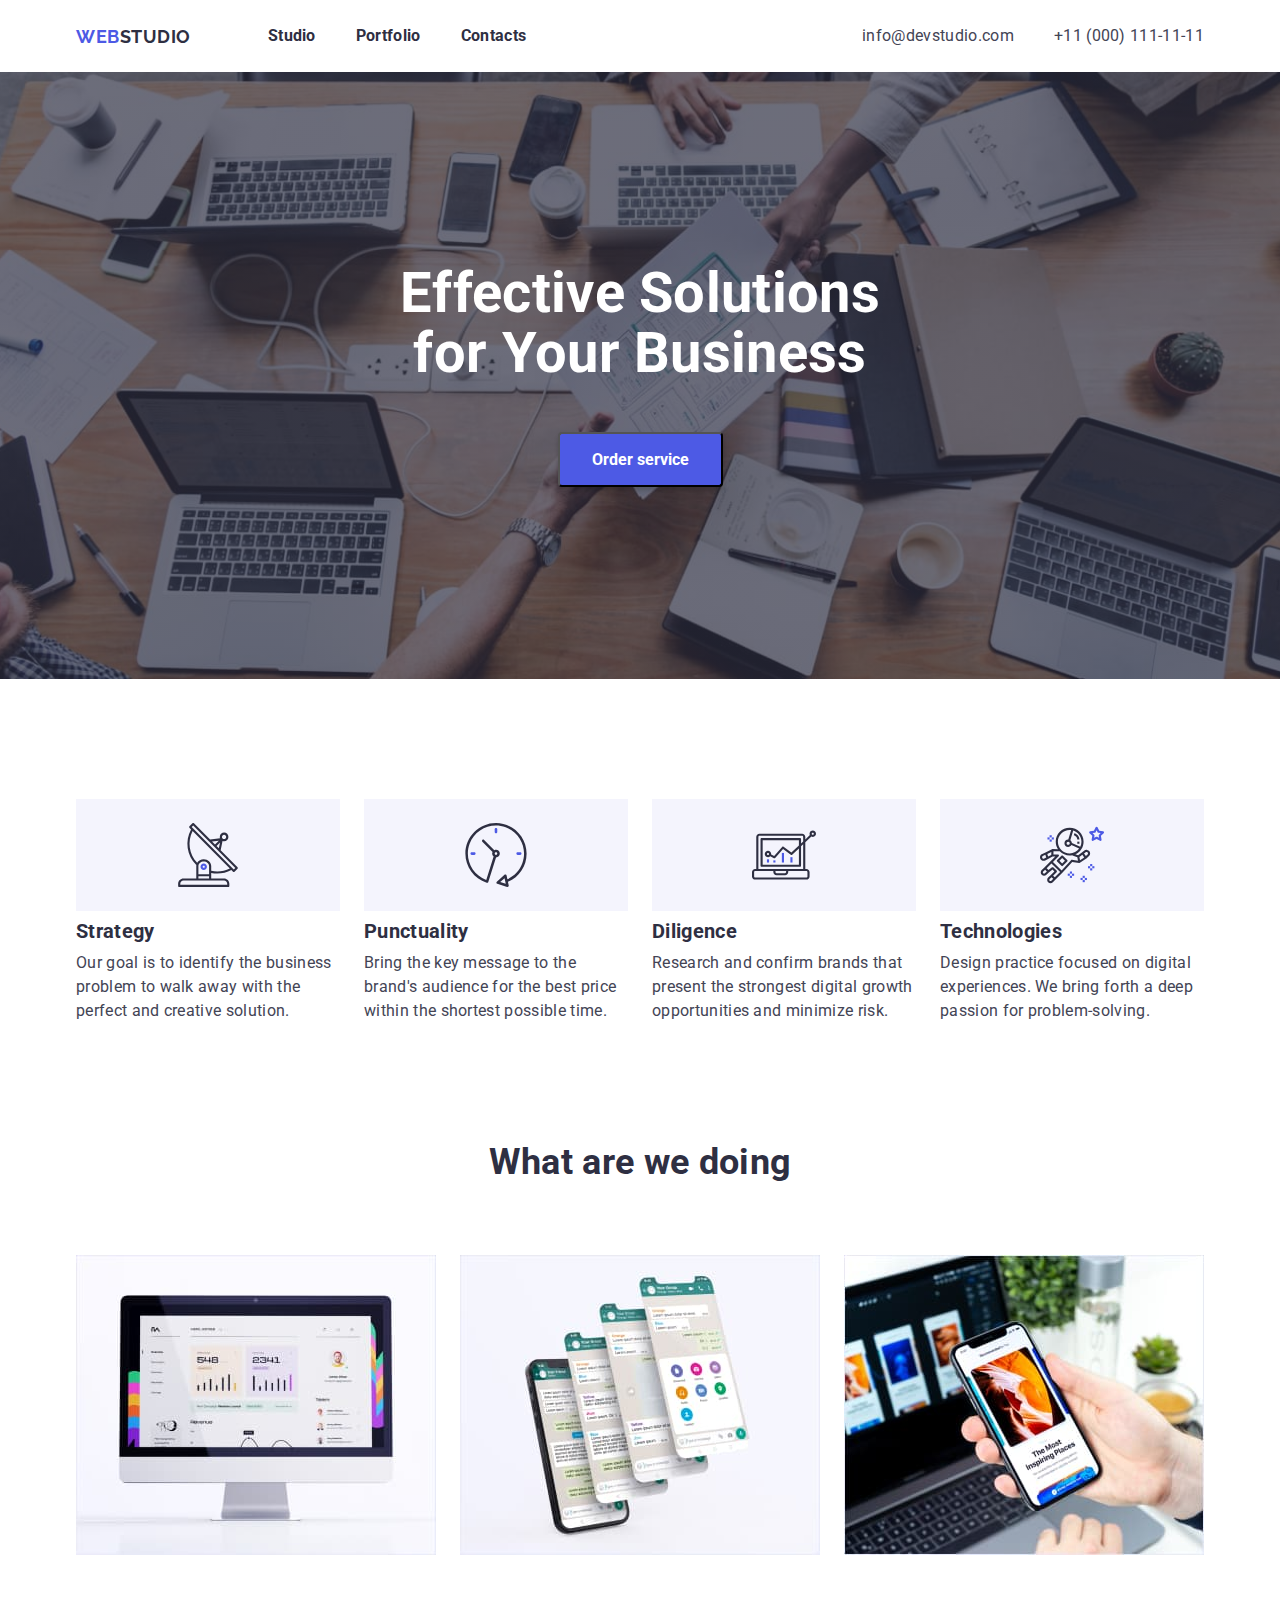
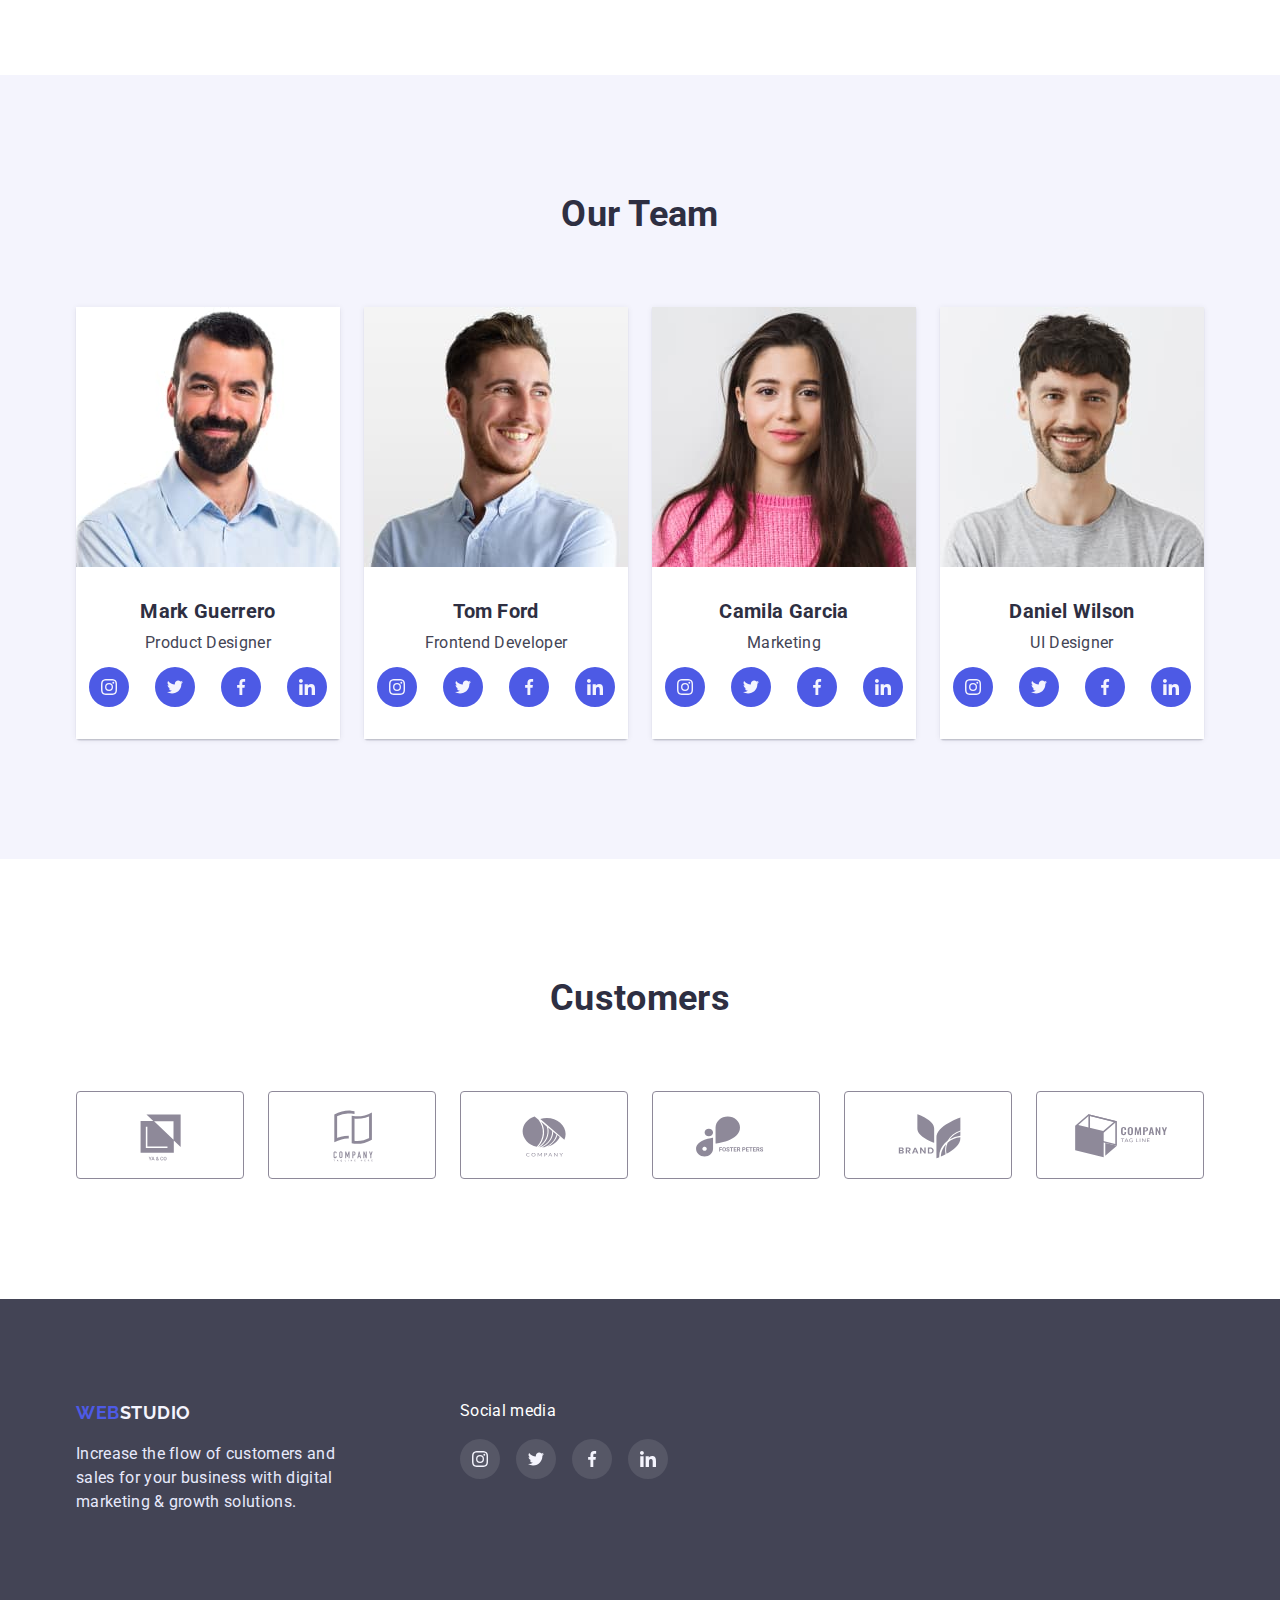
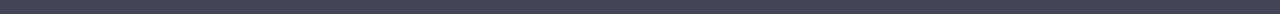
<file: index.html>
<!DOCTYPE html>
<html lang="en">
<head>
  <meta charset="UTF-8">
  <meta http-equiv="X-UA-Compatible" content="IE=edge">
  <meta name="viewport" content="width=device-width, initial-scale=1.0">
  <title>Document</title>
  <link rel="preconnect" href="https://fonts.googleapis.com">
  <link rel="preconnect" href="https://fonts.gstatic.com" crossorigin>
  <link href="https://fonts.googleapis.com/css2?family=Raleway:wght@700&family=Roboto:wght@400;500;700;900&display=swap" rel="stylesheet">
  <link rel="stylesheet" href="./css/modern-normalize.css">
  <link rel="stylesheet" href="./css/styles.css">
</head>
<body>
  <header>
    <div class="container">
      <nav class="main-nav">
        <a href="./index.html" class="logo">web<span class="header">studio</span></a>
        <ul class="site-nav list">
          <li class="item"><a href="./index.html" class="link">Studio</a></li>
          <li class="item"><a href="./portfolio.html" class="link">Portfolio</a></li>
          <li class="item"><a href="" class="link">Contacts</a></li>
        </ul>
        <ul class="contacts list"> 
          <li class="item"><a href="mailto:info@devstudio.com" class="mailto">info@devstudio.com</a></li>
          <li class="item"><a href="tel:+110001111111" class="tel">+11 (000) 111-11-11</a></li>
        </ul>
      </nav>  
    </div>
  </header>
  <main>
    <section class="hero">
        <h1 class="hero-title">Effective Solutions for Your Business</h1>
        <button type="button" class="button">Order service</button>  
    </section>
    <section class="section">
      <div class="container">
        <h2 class="visually-hidden">Studio</h2>
        <ul class="feature-list list">
          <li class="item icon-antenna">
            <h3 class="title">Strategy</h3>
            <p>Our goal is to identify the business
              problem to walk away with the perfect and creative solution. 
            </p>
          </li>
          <li class="item">
            <h3 class="title">Punctuality</h3>
            <p>Bring the key message to the brand's audience for the best price within the shortest possible time.</p>
          </li>
          <li class="item">
            <h3 class="title">Diligence</h3>
            <p>Research and confirm brands that present the strongest digital growth opportunities and minimize risk.</p>
          </li>
          <li class="item">
            <h3 class="title">Technologies</h3>
            <p>Design practice focused on digital experiences. We bring forth a deep passion for problem-solving.</p>
          </li>
        </ul>
      </div>
    </section>
    <section class="section work">
      <div class="container">
        <h2 class="section-title">What are we doing</h2>
        <ul class="work-list list">
          <li class="item"><img src="./images/monitor.jpg" alt="monitor" width="360"></li>
          <li class="item"><img src="./images/smartphones.jpg" alt="smartphones" width="360"></li>
          <li class="item"><img src="./images/smartphoneinhand.jpg" alt="smartphoneinhand" width="360"></li>
        </ul>
      </div>
    </section>
    <section class="section team">
      <div class="container">
        <h2 class="section-title">Our Team</h2>
        <ul class="team-list list">
          <li class="item">
            <img src="./images/mark.jpg" alt="Mark Guerrero" width="264">
            <div class="team-list-content">
              <h3 class="title">Mark Guerrero</h3>
              <p>Product Designer</p>
              <ul class="social-list list">
                <li class="item">
                  <a href="./index.html" class="link">
                    <svg class="social-list-icon">
                      <use href="./images/icons.svg#icon-instagram"></use>
                    </svg>
                  </a>
                </li>
                <li class="item">
                  <a href="./index.html" class="link">
                    <svg class="social-list-icon">
                      <use href="./images/icons.svg#icon-twitter"></use>
                    </svg>
                  </a>
                </li>
                <li class="item">
                  <a href="./index.html" class="link">
                    <svg class="social-list-icon">
                      <use href="./images/icons.svg#icon-facebook"></use>
                    </svg>
                  </a>
                </li>
                <li class="item">
                  <a href="./index.html" class="link">
                    <svg class="social-list-icon">
                      <use href="./images/icons.svg#icon-linkedin"></use>
                    </svg>
                  </a>
                </li>      
              </ul>
            </div>
          </li>
          <li class="item">
            <img src="./images/tom.jpg" alt="Tom Ford" width="264">
            <div class="team-list-content">
              <h3 class="title">Tom Ford</h3>
              <p>Frontend Developer</p>
              <ul class="social-list list">
                <li class="item">
                  <a href="./index.html" class="link">
                    <svg class="social-list-icon">
                      <use href="./images/icons.svg#icon-instagram"></use>
                    </svg>
                  </a>
                </li>
                <li class="item">
                  <a href="./index.html" class="link">
                    <svg class="social-list-icon">
                      <use href="./images/icons.svg#icon-twitter"></use>
                    </svg>
                  </a>
                </li>
                <li class="item">
                  <a href="./index.html" class="link">
                    <svg class="social-list-icon">
                      <use href="./images/icons.svg#icon-facebook"></use>
                    </svg>
                  </a>
                </li>
                <li class="item">
                  <a href="./index.html" class="link">
                    <svg class="social-list-icon">
                      <use href="./images/icons.svg#icon-linkedin"></use>
                    </svg>
                  </a>
                </li>      
              </ul>
            </div>
          </li>
          <li class="item">
            <img src="./images/camila.jpg" alt="Camila Garcia" width="264">
            <div class="team-list-content">
              <h3 class="title">Camila Garcia</h3>
              <p>Marketing</p>
              <ul class="social-list list">
                <li class="item">
                  <a href="./index.html" class="link">
                    <svg class="social-list-icon">
                      <use href="./images/icons.svg#icon-instagram"></use>
                    </svg>
                  </a>
                </li>
                <li class="item">
                  <a href="./index.html" class="link">
                    <svg class="social-list-icon">
                      <use href="./images/icons.svg#icon-twitter"></use>
                    </svg>
                  </a>
                </li>
                <li class="item">
                  <a href="./index.html" class="link">
                    <svg class="social-list-icon">
                      <use href="./images/icons.svg#icon-facebook"></use>
                    </svg>
                  </a>
                </li>
                <li class="item">
                  <a href="./index.html" class="link">
                    <svg class="social-list-icon">
                      <use href="./images/icons.svg#icon-linkedin"></use>
                    </svg>
                  </a>
                </li>      
              </ul>
            </div>  
          </li>
          <li class="item">
            <img src="./images/daniel.jpg" alt="Daniel Wilson" width="264">
            <div class="team-list-content">
              <h3 class="title">Daniel Wilson</h3>
              <p>UI Designer</p>
              <ul class="social-list list">
                <li class="item">
                  <a href="./index.html" class="link">
                    <svg class="social-list-icon">
                      <use href="./images/icons.svg#icon-instagram"></use>
                    </svg>
                  </a>
                </li>
                <li class="item">
                  <a href="./index.html" class="link">
                    <svg class="social-list-icon">
                      <use href="./images/icons.svg#icon-twitter"></use>
                    </svg>
                  </a>
                </li>
                <li class="item">
                  <a href="./index.html" class="link">
                    <svg class="social-list-icon">
                      <use href="./images/icons.svg#icon-facebook"></use>
                    </svg>
                  </a>
                </li>
                <li class="item">
                  <a href="./index.html" class="link">
                    <svg class="social-list-icon">
                      <use href="./images/icons.svg#icon-linkedin"></use>
                    </svg>
                  </a>
                </li>      
              </ul>
            </div>  
          </li>
        </ul>
      </div>
    </section>
    <section class="section customers">
      <div class="container">
        <h2 class="section-title">Customers</h2>
        <ul class="customers-list list">
          <li class="item">
            <a href="./index.html" class="link">
              <svg class="customers-list-icon">
                <use href="./images/icons.svg#icon-client1"></use>
              </svg>
            </a>
          </li>
          <li class="item">
            <a href="./index.html" class="link">
              <svg class="customers-list-icon">
                <use href="./images/icons.svg#icon-client2"></use>
              </svg>
            </a>
          </li>
          <li class="item">
            <a href="./index.html" class="link">
              <svg class="customers-list-icon">
                <use href="./images/icons.svg#icon-client3"></use>
              </svg>
            </a>
          </li>
          <li class="item">
            <a href="./index.html" class="link">
              <svg class="customers-list-icon">
                <use href="./images/icons.svg#icon-client4"></use>
              </svg>
            </a>
          </li>
          <li class="item">
            <a href="./index.html" class="link">
              <svg class="customers-list-icon">
                <use href="./images/icons.svg#icon-client5"></use>
              </svg>
            </a>
          </li>
          <li class="item">
            <a href="./index.html" class="link">
              <svg class="customers-list-icon">
                <use href="./images/icons.svg#icon-client6"></use>
              </svg>
            </a>
          </li>  
        </ul>
      </div>
    </section>
  </main>
  <footer class="footer-main">
    <div class="container">
      <ul class="footer-list list">
        <li class="item">
          <a href="./index.html" class="logo">web<span class="footer">studio</span></a>
          <p class="footer-list-text">Increase the flow of customers and sales for your business with digital marketing & growth solutions.</p>
        </li>
        <li class="item">
          <p class="footer-social-content">Social media</p>
          <ul class="footer-social-list list">
            <li class="item">
              <a href="./index.html" class="link">
                <svg class="footer-social-list-icon">
                  <use href="./images/icons.svg#icon-instagram"></use>
                </svg>
              </a>
            </li>
            <li class="item">
              <a href="./index.html" class="link">
                <svg class="footer-social-list-icon">
                  <use href="./images/icons.svg#icon-twitter"></use>
                </svg>
              </a>
            </li>
            <li class="item">
              <a href="./index.html" class="link">
                <svg class="footer-social-list-icon">
                  <use href="./images/icons.svg#icon-facebook"></use>
                </svg>
              </a>
            </li>
            <li class="item">
              <a href="./index.html" class="link">
                <svg class="footer-social-list-icon">
                  <use href="./images/icons.svg#icon-linkedin"></use>
                </svg>
              </a>
            </li>      
          </ul>
        </li>
      </ul>
    </div>
  </footer>
</body>
</html>
</file>
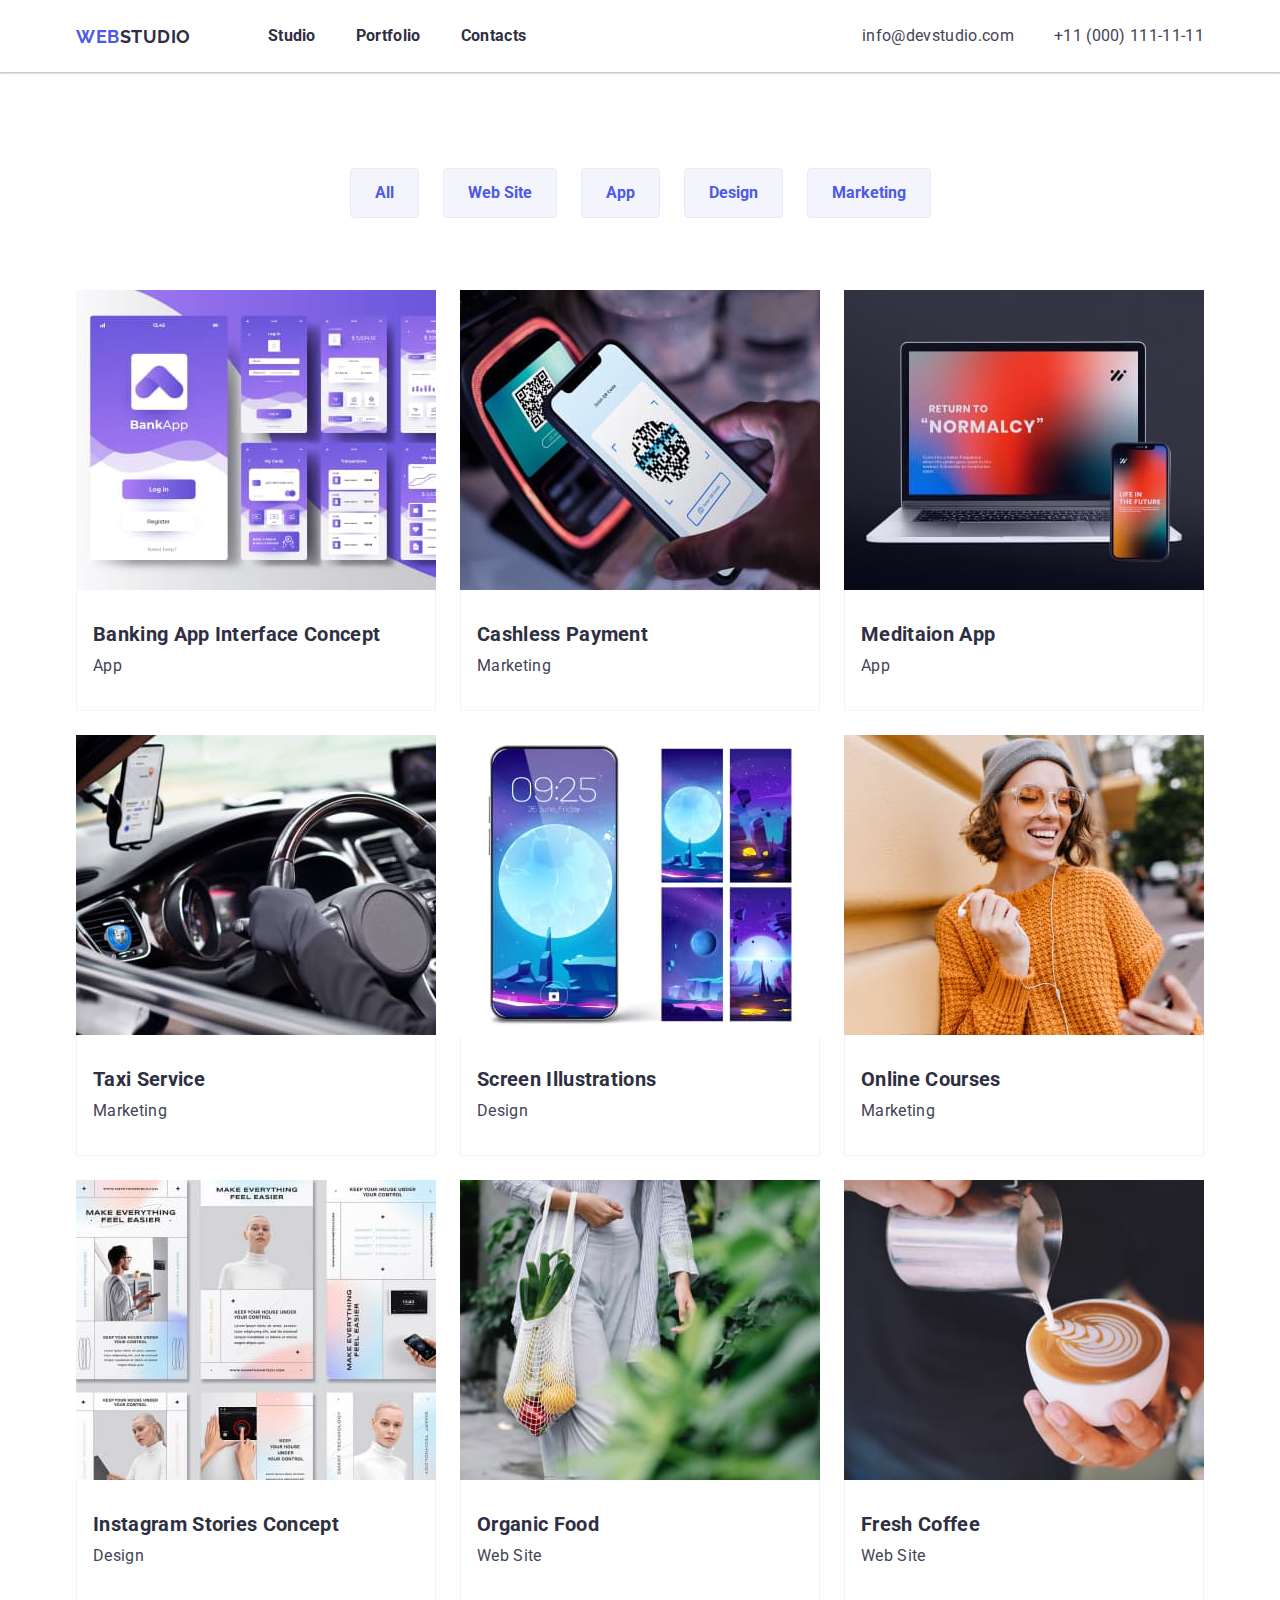
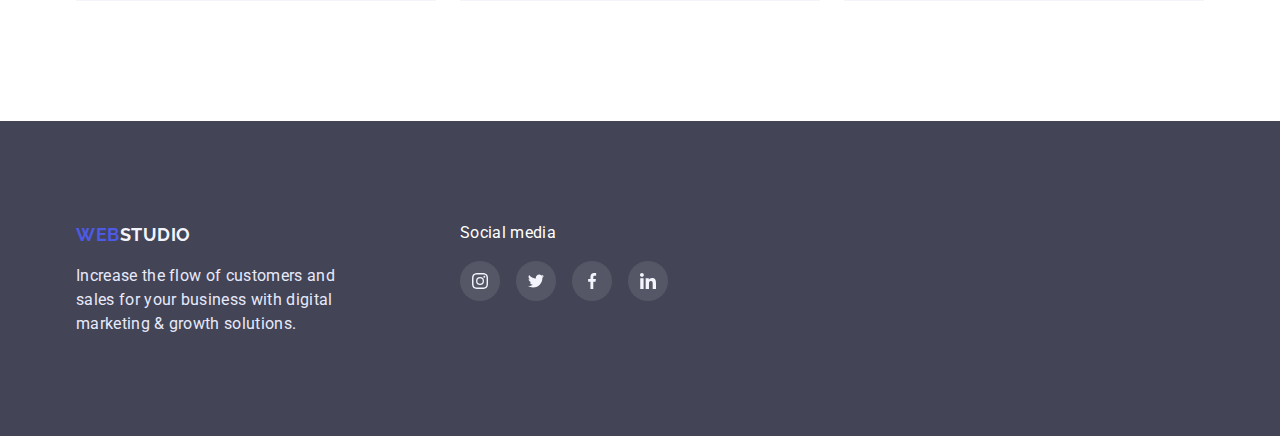
<file: portfolio.html>
<!DOCTYPE html>
<html lang="en">
<head>
  <meta charset="UTF-8">
  <meta http-equiv="X-UA-Compatible" content="IE=edge">
  <meta name="viewport" content="width=device-width, initial-scale=1.0">
  <title>Document</title>
  <link rel="preconnect" href="https://fonts.googleapis.com">
  <link rel="preconnect" href="https://fonts.gstatic.com" crossorigin>
  <link href="https://fonts.googleapis.com/css2?family=Raleway:wght@700&family=Roboto:wght@400;500;700;900&display=swap" rel="stylesheet">
  <link rel="stylesheet" href="./css/modern-normalize.css">
  <link rel="stylesheet" href="./css/styles.css">
</head>
<body>
  <header>
    <div class="container">
      <nav class="main-nav">
        <a href="./index.html" class="logo">web<span class="header">studio</span></a>
        <ul class="site-nav list">
          <li class="item"><a href="./index.html" class="link">Studio</a></li>
          <li class="item"><a href="./portfolio.html" class="link">Portfolio</a></li>
          <li class="item"><a href="" class="link">Contacts</a></li>
        </ul>
        <ul class="contacts list"> 
          <li class="item"><a href="mailto:info@devstudio.com" class="mailto">info@devstudio.com</a></li>
          <li class="item"><a href="tel:+110001111111" class="tel">+11 (000) 111-11-11</a></li>
        </ul>
      </nav>  
    </div>
  </header>
  <main>
    <section class="section portfolio">
      <div class="container">
        <h1 class="visually-hidden"></h1>
        <ul class="portfolio-nav list">
          <li class="item"><button type="button" class="button-portfolio">All</button></li>
          <li class="item"><button type="button" class="button-portfolio">Web Site</button></li>
          <li class="item"><button type="button" class="button-portfolio">App</button></li>
          <li class="item"><button type="button" class="button-portfolio">Design</button></li>
          <li class="item"><button type="button" class="button-portfolio">Marketing</button></li>
        </ul>
        <ul class="portfolio-list list">
          <li class="item-portfolio">
            <img src="./images/bankingappinterfaceconcept.jpg" alt="Banking App Interface Concept" width="360">
            <div class="portfolio-list-content">
              <h2 class="title">Banking App Interface Concept</h2>
              <p>App</p>
            </div>
          </li>
          <li class="item-portfolio">
            <img src="./images/cashlesspayment.jpg" alt="Cashless Payment" width="360">
            <div class="portfolio-list-content">
              <h2 class="title">Cashless Payment</h2>
              <p>Marketing</p>
            </div>  
          </li>
          <li class="item-portfolio">
            <img src="./images/meditationapp.jpg" alt="Meditaion App" width="360">
            <div class="portfolio-list-content">
              <h2 class="title">Meditaion App</h2>
              <p>App</p>
            </div>  
          </li>
          <li class="item-portfolio">
            <img src="./images/taxiservice.jpg" alt="Taxi Service" width="360">
            <div class="portfolio-list-content">
              <h2 class="title">Taxi Service</h2>
              <p>Marketing</p>
            </div>
          </li>
          <li class="item-portfolio">
            <img src="./images/screenillustrations.jpg" alt="Screen Illustrations" width="360">
            <div class="portfolio-list-content">
              <h2 class="title">Screen Illustrations</h2>
              <p>Design</p>
            </div>
          </li>
          <li class="item-portfolio">
            <img src="./images/onlinecourses.jpg" alt="Online Courses" width="360">
            <div class="portfolio-list-content">
              <h2 class="title">Online Courses</h2>
              <p>Marketing</p>
            </div>  
          </li>
          <li class="item-portfolio">
            <img src="./images/instagramstoriesconcept.jpg" alt="Instagram Stories Concept" width="360">
            <div class="portfolio-list-content">
              <h2 class="title">Instagram Stories Concept</h2>
              <p>Design</p>
            </div>  
          </li>
          <li class="item-portfolio">
            <img src="./images/organicfood.jpg" alt="Organic Food" width="360">
            <div class="portfolio-list-content">
              <h2 class="title">Organic Food</h2>
              <p>Web Site</p>
            </div>  
          </li>
          <li class="item-portfolio">
            <img src="./images/freshcoffee.jpg" alt="Fresh Coffee" width="360">
            <div class="portfolio-list-content">
              <h2 class="title">Fresh Coffee</h2>
              <p>Web Site</p>
            </div>
          </li>
        </ul>
      </div>
    </section>
  </main>
  <footer class="footer-main">
    <div class="container">
      <ul class="footer-list list">
        <li class="item">
          <a href="./index.html" class="logo">web<span class="footer">studio</span></a>
          <p class="footer-list-text">Increase the flow of customers and sales for your business with digital marketing & growth solutions.</p>
        </li>
        <li class="item">
          <p class="footer-social-content">Social media</p>
          <ul class="footer-social-list list">
            <li class="item">
              <a href="./index.html" class="link">
                <svg class="footer-social-list-icon">
                  <use href="./images/icons.svg#icon-instagram"></use>
                </svg>
              </a>
            </li>
            <li class="item">
              <a href="./index.html" class="link">
                <svg class="footer-social-list-icon">
                  <use href="./images/icons.svg#icon-twitter"></use>
                </svg>
              </a>
            </li>
            <li class="item">
              <a href="./index.html" class="link">
                <svg class="footer-social-list-icon">
                  <use href="./images/icons.svg#icon-facebook"></use>
                </svg>
              </a>
            </li>
            <li class="item">
              <a href="./index.html" class="link">
                <svg class="footer-social-list-icon">
                  <use href="./images/icons.svg#icon-linkedin"></use>
                </svg>
              </a>
            </li>      
          </ul>
        </li>
      </ul>
    </div>
  </footer>
</body>
</html>
</file>
<file: css/styles.css>
:root {
  --primary-text-color : #434455;
  --title-text-color: #2E2F42;
  --accent-color: #4D5AE5;
  --primary-white-color: #FFFFFF;
  --logo-footer-color: #F4F4FD;
  --bg-color: #E5E5E5;
  --button-bg-accent-color: #404BBF;
  --button-portfolio-bg-color: #E7E9FC;
  --card-gap: 24px;
  --social-bg : #4d5ae5; 
  --social-bg-accent: #31B0AA;
  --light-slate : #8E8999;
  --social-bg-footer: rgba(255, 255, 255, 0.1);
  
}

body {
  color: var(--primary-text-color);
  background-color: var(--primary-white-color);
  font-family: 'Roboto', sans-serif;
  letter-spacing: 0.02em;
  font-size: 16px;
  line-height: 1.5;
}

header {
  box-shadow: 0px 2px 1px rgba(46, 47, 66, 0.08), 0px 1px 1px rgba(46, 47, 66, 0.16), 0px 1px 6px rgba(46, 47, 66, 0.08);
}

h1,h2,h3,p,ul {
  margin-top: 0;
  margin-bottom: 0;
}

img {
  display: block;
}

.list { 
  padding: 0;
  margin: 0;
  list-style: none;
}

.container {
  width: 1158px;
  margin-left: auto;
  margin-right: auto;
  padding-left: 15px;
  padding-right: 15px;
}

.main-nav {
  display: flex;
  align-items: center;
}

.logo {
  color: var(--accent-color);
  font-family: 'Raleway', san-serif;
  font-weight: 700;
  font-size: 18px;
  line-height: 1.5;
  letter-spacing: 0.03em;
  text-transform: uppercase;
  text-decoration: none;
}

.logo .header {
  color: var(--title-text-color);
}

.logo .footer {
  color: var(--logo-footer-color);
}

.site-nav {
  display: flex;
  margin-left: 77px;
}

.contacts {
  display: flex;
  margin-left: auto;
}

.site-nav .item + .item,
.contacts .item + .item {
  margin-left: 40px;
}

.site-nav .link {
  display: block;
  padding-top: 24px;
  padding-bottom: 24px;
  color: var(--title-text-color);
  font-weight: 700;
  font-size: 16px;
  line-height: 1.5;
  text-decoration: none;
}

.mailto, 
.tel {
  display: block;
  padding-top: 24px;
  padding-bottom: 24px;
  color: inherit;
  font-weight: 400;
  font-size: 16px;
  line-height: 1.5;
  text-decoration: none;
}

.site-nav .link:hover,
.site-nav .link:focus,
.mailto:hover,
.mailto:focus,
.tel:hover,
.tel:focus {
  color: var(--accent-color);
}

.hero {
  background-color: var(--title-text-color);
  max-width: 1440px;
  min-height: 603px;
  margin: 0 auto;
  padding-top: 192px;
  padding-bottom: 192px;
  text-align: center;
  background-image: 
    linear-gradient(to right, rgba(46,47,66,0.7), rgba(46,47,66,0.7)),
    url("../images/people-office.jpg");
  background-repeat: no-repeat;
  background-position: center;
  background-size: cover;
}

.hero-title {
  color: var(--primary-white-color);
  font-weight: 700;
  font-size: 56px;
  line-height: 1.07;
  margin: 0 auto 48px;
  width: 492px;
}

.button {
  color: var(--primary-white-color);
  background-color: var(--accent-color);
  font-weight: 700;
  font-size: 16px;
  line-height: 1.2;
  padding: 16px 32px;
  box-shadow: 0px 4px 4px rgba(0, 0, 0, 0.15);
  border-radius: 4px;
}

.button:hover,
.button:focus {
  color: var(--primary-white-color);
  background-color: var(--button-bg-accent-color);
  box-shadow: 0px 4px 4px rgba(0, 0, 0, 0.51);
  cursor: pointer;
}

.section-title {
  color: var(--title-text-color);
  font-weight: 700;
  font-size: 36px;
  line-height: 1.11;
  text-align: center;
  margin-bottom: 72px;
}

.section {
  padding-top: 120px;
  padding-bottom: 120px;
} 

.visually-hidden {
  position: absolute;
  width: 1px;
  height: 1px;
  margin: -1px;
  border: 0;
  padding: 0;
  white-space: nowrap;
  clip-path: inset(100%);
  clip: rect(0 0 0 0);
  overflow: hidden;
}

.feature-list .title,
.team-list .title,
.portfolio-list .title {
  color: var(--title-text-color);
  font-weight: 700;
  font-size: 20px;
  line-height: 1.2;
  margin-bottom: 8px;
}

.feature-list {
  display: flex;
  margin-left: calc(-1 * var(--card-gap));
}

.feature-list > .item {
	flex-basis: calc(100% / 4 - var(--card-gap));
	margin-left: var(--card-gap);
}

.feature-list > .item::before {
  display: block;
  content: '';
  height: 112px;
  margin-bottom: 8px;
  background-color: var(--logo-footer-color);
  background-repeat: no-repeat;
  background-position: center;
}

.feature-list > .item:nth-child(1):before {
  background-image: url("../images/antenna.svg");
}

.feature-list > .item:nth-child(2):before {
  background-image: url("../images/clock.svg");
}

.feature-list > .item:nth-child(3):before {
  background-image: url("../images/diagram.svg");
}

.feature-list > .item:nth-child(4):before {
  background-image: url("../images/astronaut.svg");
}

.section.work {
  padding-top: 0;
}

.work-list {
  display: flex;
  margin-left: calc(-1 * var(--card-gap));
}

.work-list > .item {
	flex-basis: calc(100% / 3 - var(--card-gap));
	margin-left: var(--card-gap);
}

.section.team {
  background-color: var(--logo-footer-color);
}

.team-list {
  display: flex;
  margin-left: calc(-1 * var(--card-gap));
}

.team-list > .item {
	flex-basis: calc(100% / 4 - var(--card-gap));
	margin-left: var(--card-gap);
  text-align: center;
  background: var(--primary-white-color);
  box-shadow: 0px 1px 6px rgba(46, 47, 66, 0.08), 0px 1px 1px rgba(46, 47, 66, 0.16), 0px 2px 1px rgba(46, 47, 66, 0.08);
  border-radius: 0px 0px 4px 4px;
}

.team-list-content {
	padding-top: 32px;
  padding-bottom: 32px;
  background-color: var(--primary-white-color);
}

.social-list {
  display: flex;
  justify-content: space-around;
  margin-top: 12px;
}

.social-list .item .link {
  display: block;
  width: 40px;
  height: 40px;
}

.social-list .item .link .social-list-icon {
  width: 100%;
  height: 100%;
  fill: var(--social-bg);  
}

.social-list .item .link:hover .social-list-icon,
.social-list .item .link:focus .social-list-icon {
   fill: var(--social-bg-accent);   
}

.customers-list {
  display: flex;
  justify-content: space-between;
}

.customers-list .item .link {
  display: block;
  width: 168px;
  height: 88px;
  border: 1px solid var(--light-slate);
  border-radius: 4px;
  fill: var(--light-slate);
}

.customers-list-icon {
  width: 100%;
  height: 100%;
}

.customers-list .item .link:hover,
.customers-list .item .link:focus {
  fill: var(--social-bg);
  border: 1px solid var(--social-bg);
}

.footer-main {
  background-color: var(--primary-text-color);
  padding-top: 100px;
  padding-bottom: 100px;
}

.footer-list {
  display: flex;
}

.footer-list > .item.item:not(:last-child) {
  margin-right: 120px;
} 

.footer-list-text {
  margin-top: 16px;
  color: var(--button-portfolio-bg-color);
  width: 264px;
  height: 72px;
}

.footer-social-content {
  color: var(--primary-white-color);
  margin-bottom: 16px;
}

.footer-social-list {
  display: flex;
  justify-content: space-between;
  margin-top: 12px;
  width: 208px;
}

.footer-social-list .item .link {
  display: block;
  width: 40px;
  height: 40px;
  fill: var(--social-bg-footer);
}

.footer-social-list-icon {
  width: 100%;
  height: 100%;
}

.footer-social-list .item .link:hover,
.footer-social-list .item .link:focus {
  fill: var(--social-bg-accent);
}

.button-portfolio {
  color: var(--accent-color);
  font-weight: 700;
  font-size: 16px;
  line-height: 1.5;
  padding: 12px 24px;
  background-color: var(--logo-footer-color);
  border: 1px solid var(--button-portfolio-bg-color);
  border-radius: 4px;
}

.button-portfolio:hover,
.button-portfolio:focus {
  color: var(--primary-white-color);
  background-color: var(--accent-color);
  box-shadow: 0px 4px 4px rgba(0, 0, 0, 0.15);
  cursor: pointer;
}

.section.portfolio {
  padding-top: 96px;
}

.portfolio-nav {
  display: flex;
	justify-content: center;
	margin: auto;
	margin-bottom: 72px;
}

.portfolio-nav .item + .item {
  margin-left: 24px;
}

.portfolio-list {
  display: flex;
  flex-wrap: wrap;
  margin-bottom: calc(-1 * var(--card-gap));
	margin-left: calc(-1 * var(--card-gap));
}

.portfolio-list > .item-portfolio {
	flex-basis: calc(100% / 3 - 2 var(--card-gap));
	margin-bottom: var(--card-gap);
	margin-left: var(--card-gap);
}

.portfolio-list-content {
	padding-top: 32px;
  padding-bottom: 32px;
  padding-left: 16px;
  background-color: var(--primary-white-color);
  border: 0.5px solid var(--logo-footer-color);
  border-top: none;
}

.item-portfolio:hover,
.item-portfolio:focus {
  box-shadow: 5px 5px 6px rgba(46, 47, 66, 0.16);
  cursor: pointer;
}
</file>
